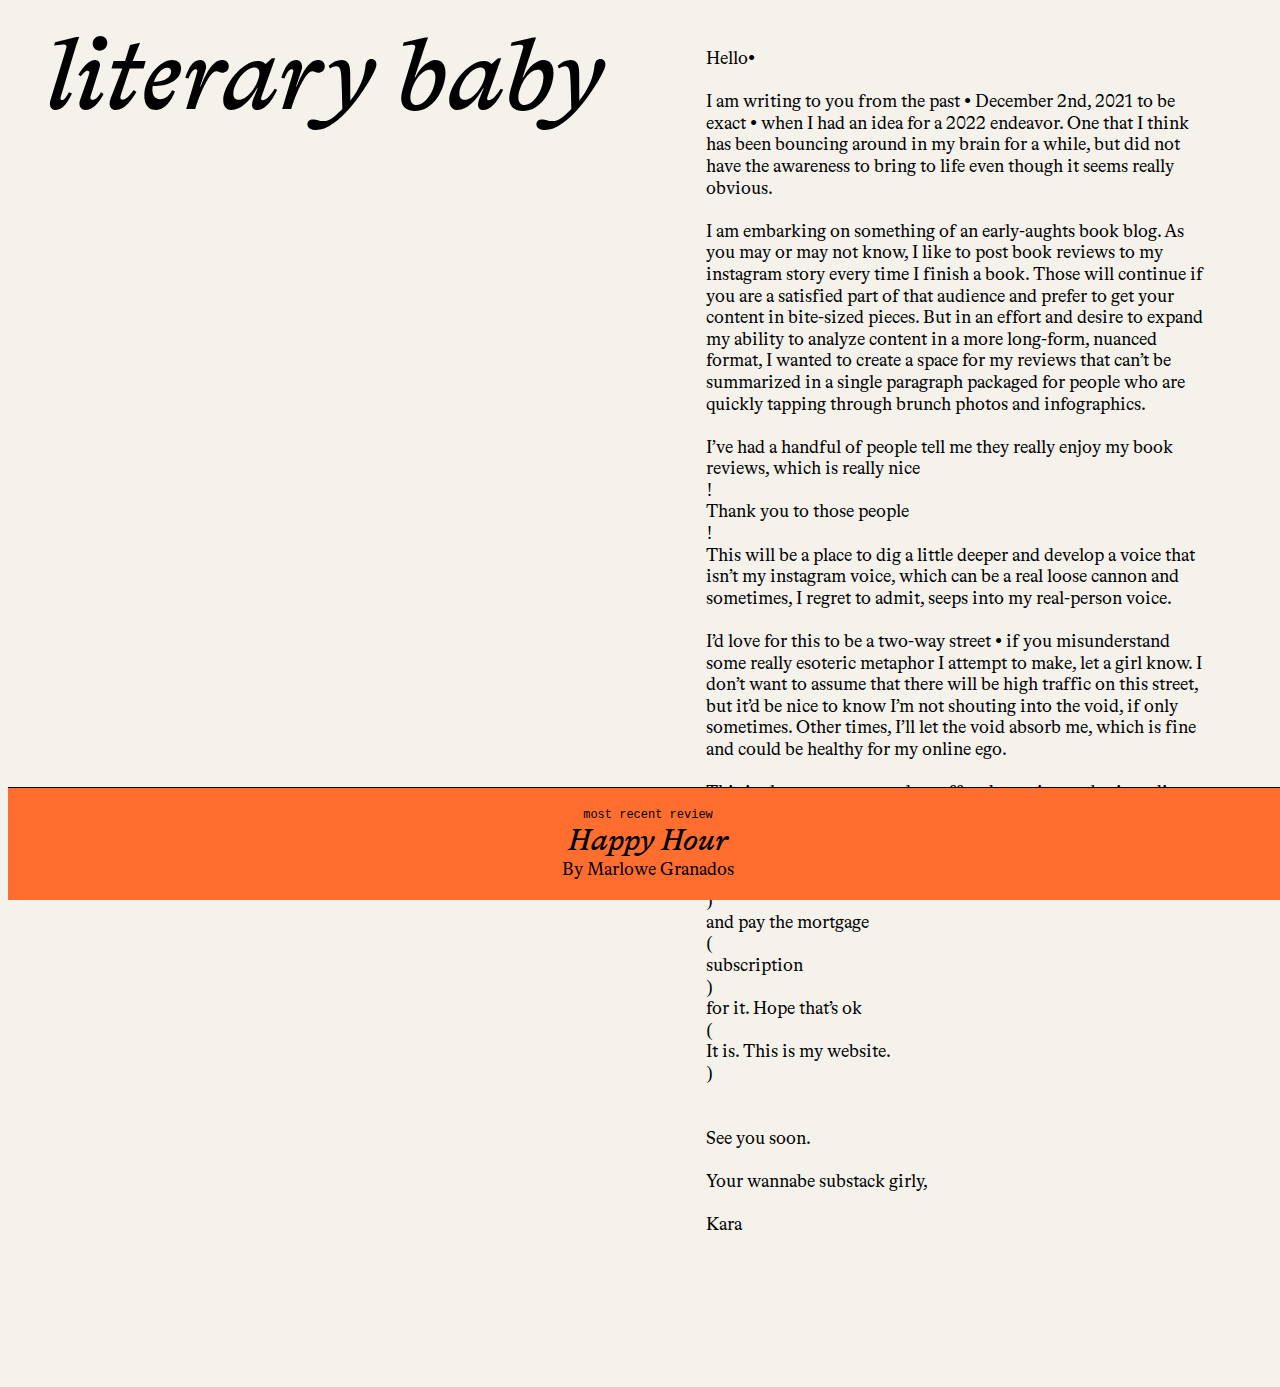
<file: index.html>
<html>
  <head>
     <title>Kara Wilson: Designer</title>
     <meta property="og:title" content="Kara Wilson: Designer">
     <meta property="og:type" content="website">
     <meta property="og:url" content="https://karawilson.fun/">
     <meta property="og:description" content="Kara Wilson is a product designer based in Brooklyn, New York. This site was built using HTML, CSS, and jQuery.">
     <meta property="og:site_name" content="Kara">
     <meta property="og:image" content="docs/Screen Shot 2021-05-25 at 6.22.27 PM.png">
     <meta name="viewport" content="width=device-width, initial-scale=1.0">
     </head>
     <link rel="stylesheet" href="index.css">
     <link href="line.cs">
     <script src="/script.js"></script>
     <body>
       <div class="literarybaby">
         literary baby
         <div class="divider"><br><br></div>
       </div>
      <div class="introduction">
        Hello!
        <br><br>
        I am writing to you from the past &#8212; December 2nd, 2021 to be exact &#8212; when I had an idea for a 2022 endeavor. One that I think has been bouncing around in my brain for a while, but did not have the awareness to bring to life even though it seems really obvious.
        <br><br>
        I am embarking on something of an early-aughts book blog. As you may or may not know, I like to post book reviews to my instagram story every time I finish a book. Those will continue if you are a satisfied part of that audience and prefer to get your content in bite-sized pieces. But in an effort and desire to expand my ability to analyze content in a more long-form, nuanced format, I wanted to create a space for my reviews that can’t be summarized in a single paragraph packaged for people who are quickly tapping through brunch photos and infographics.
        <br><br>
        I’ve had a handful of people tell me they really enjoy my book reviews, which is really nice<div class="baskerville">!</div> Thank you to those people<div class="baskerville">!</div> This will be a place to dig a little deeper and develop a voice that isn’t my instagram voice, which can be a real loose cannon and sometimes, I regret to admit, seeps into my real-person voice.
        <br><br>
        I’d love for this to be a two-way street &#8212; if you misunderstand some really esoteric metaphor I attempt to make, let a girl know. I don’t want to assume that there will be high traffic on this street, but it’d be nice to know I’m not shouting into the void, if only sometimes. Other times, I’ll let the void absorb me, which is fine and could be healthy for my online ego.
        <br><br>
        This is also an attempt to dust off and practice my basic coding skills, so I might redecorate between your visits since I own this house <div class="baskerville">(</div>domain <div class="baskerville">)</div> and pay the mortgage <div class="baskerville">(</div>subscription<div class="baskerville">)</div> for it. Hope that’s ok <div class="baskerville">(</div>It is. This is my website.<div class="baskerville">)</div>
        <br><br>
        See you soon.
        <br><br>
        Your wannabe substack girly,
        <br><br>
        Kara
        <br><br><br><br><br><br><br><br>
      </div>
      <a href="happyhour.html"><div class="bottombar"><span>
      <div class="mostrecentread">
        most recent review
      </div>
      <div class="book">
        Happy Hour
      </div>
      <div class="byline">
        By Marlowe Granados
      </div></span>
    </div></a>

  </body>
</html>
</file>
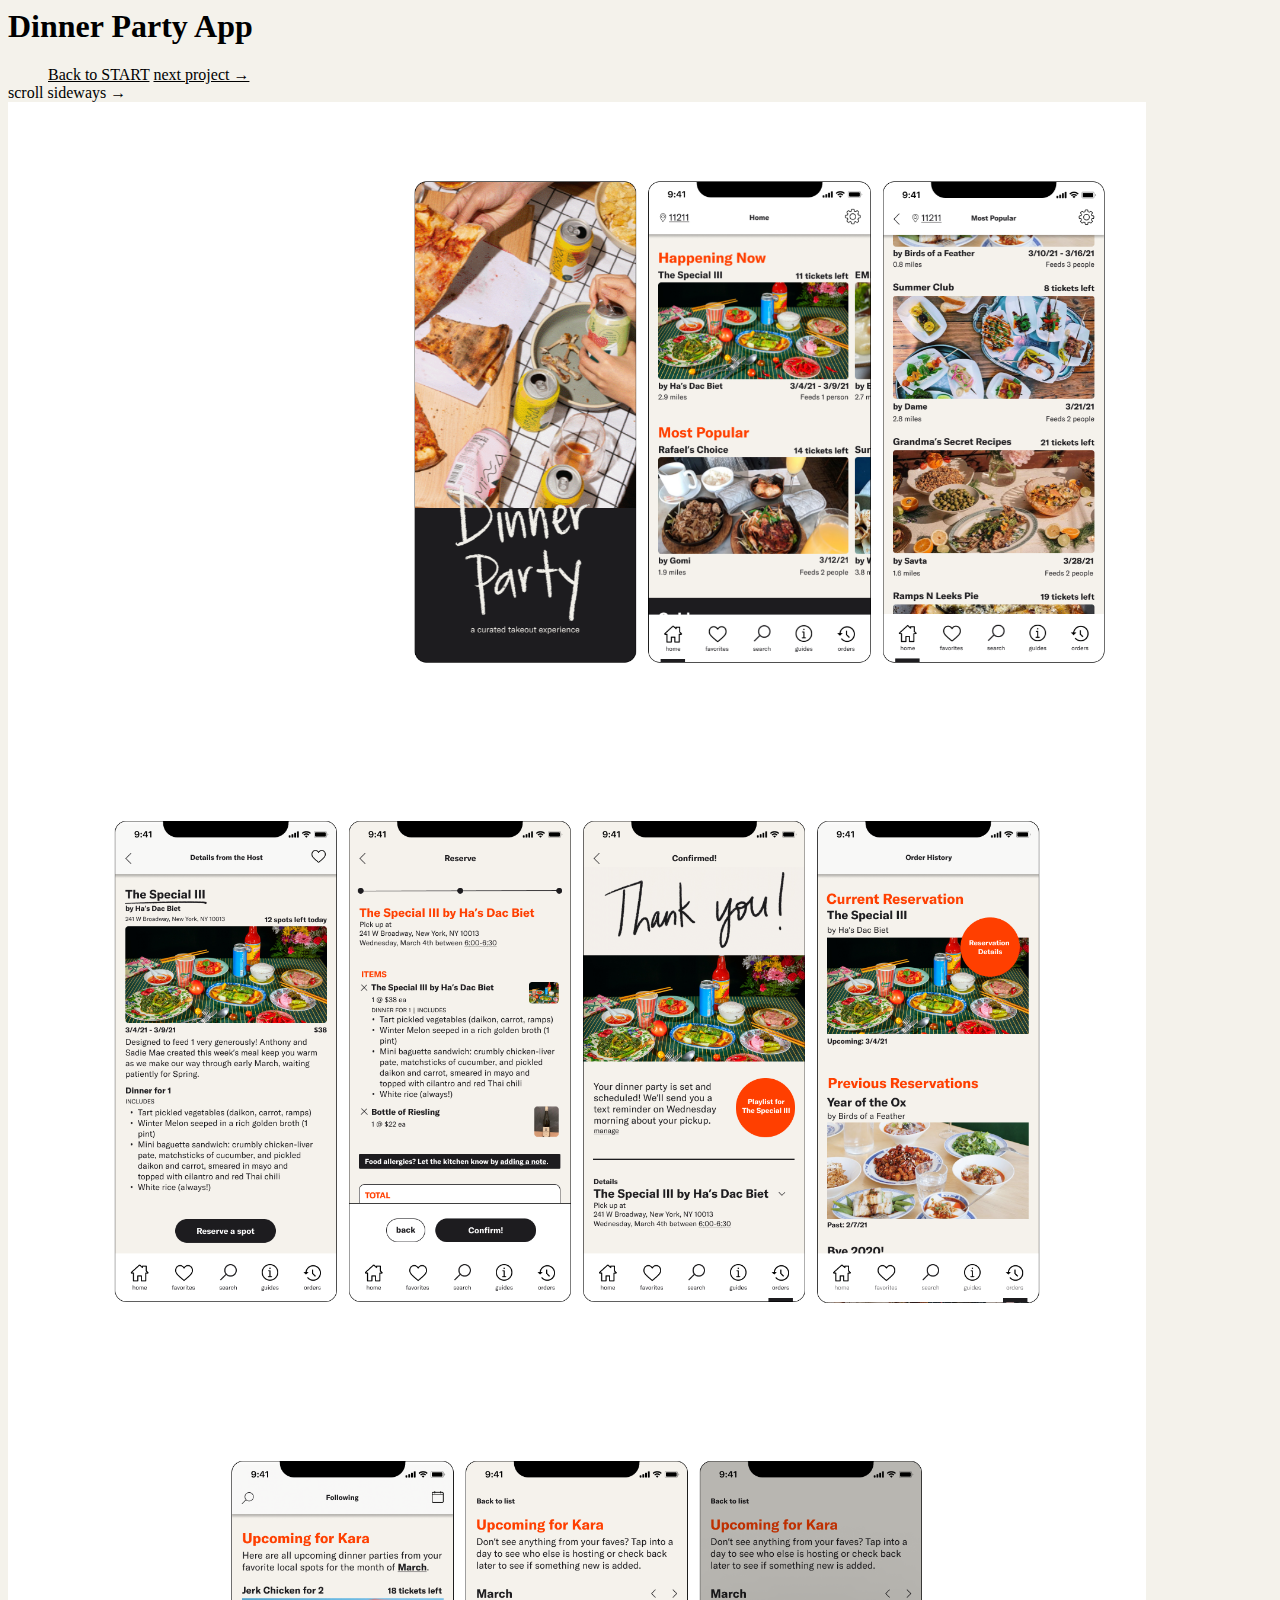
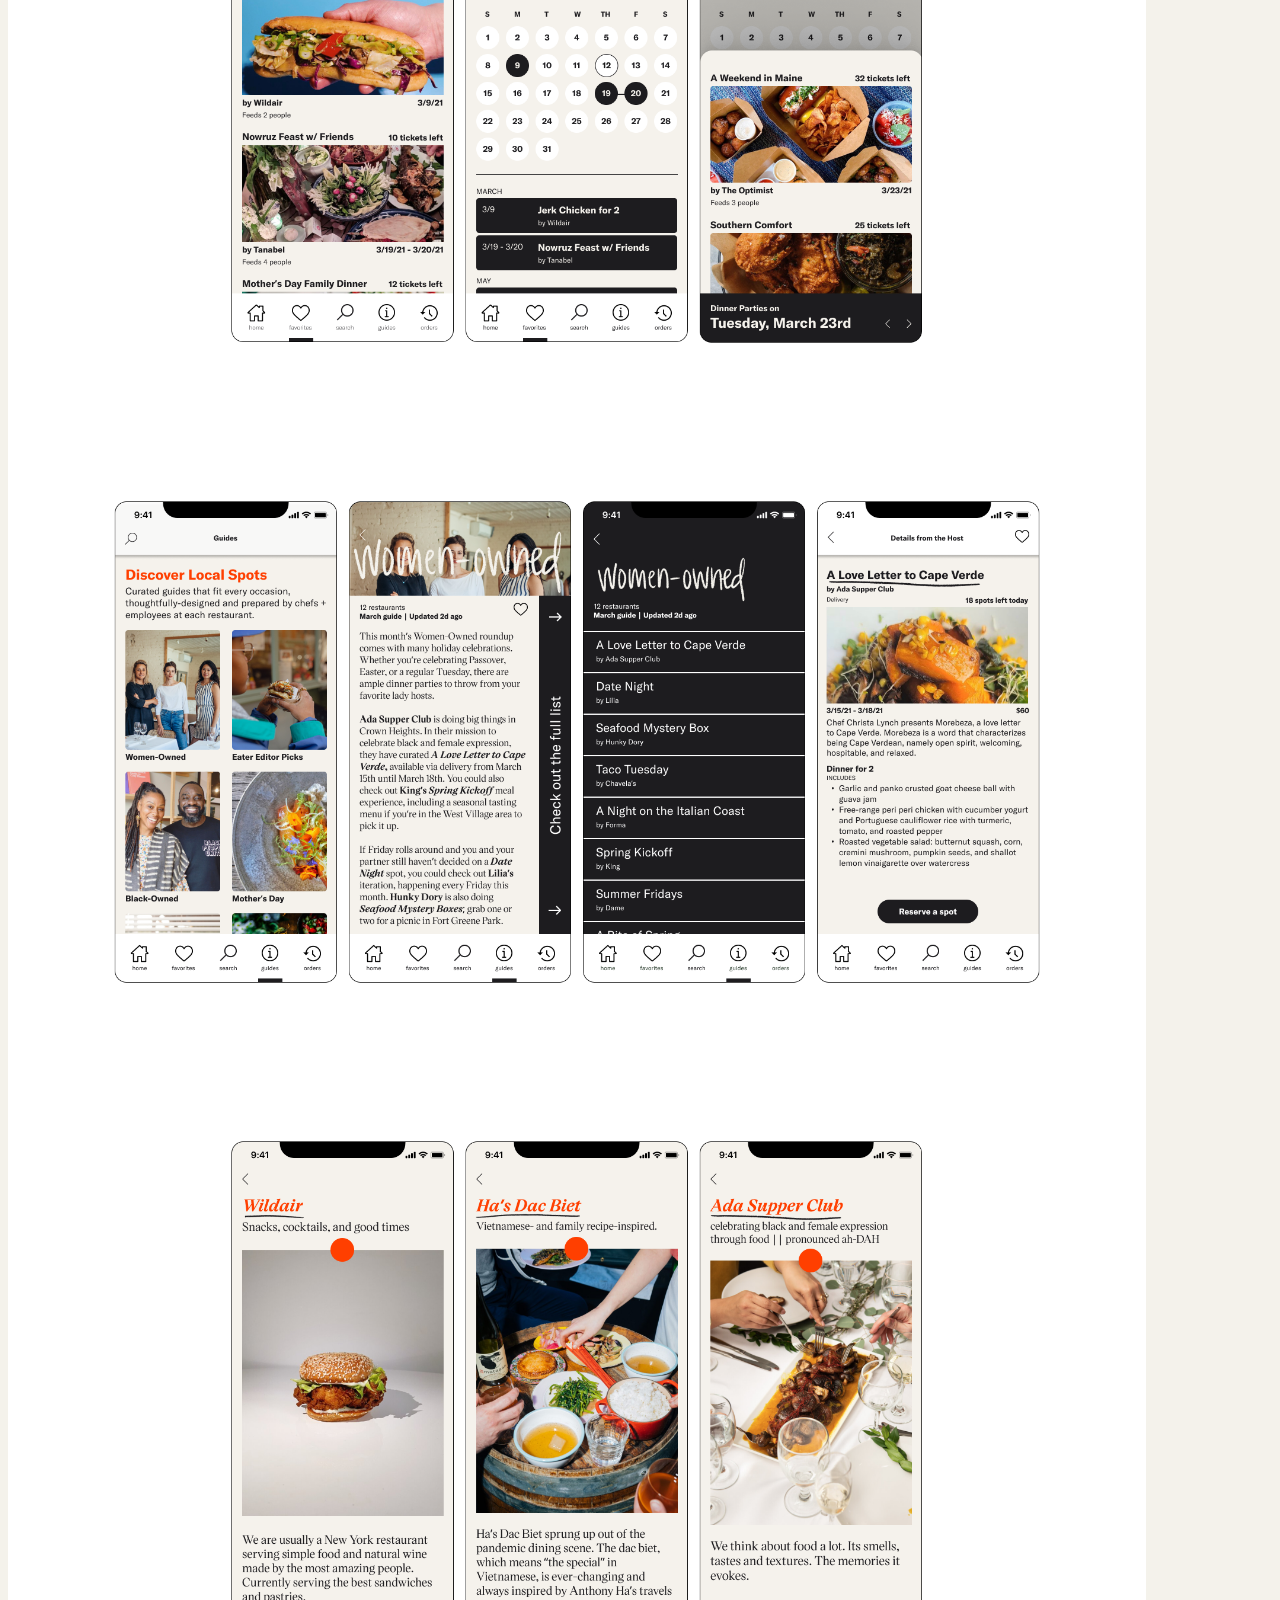
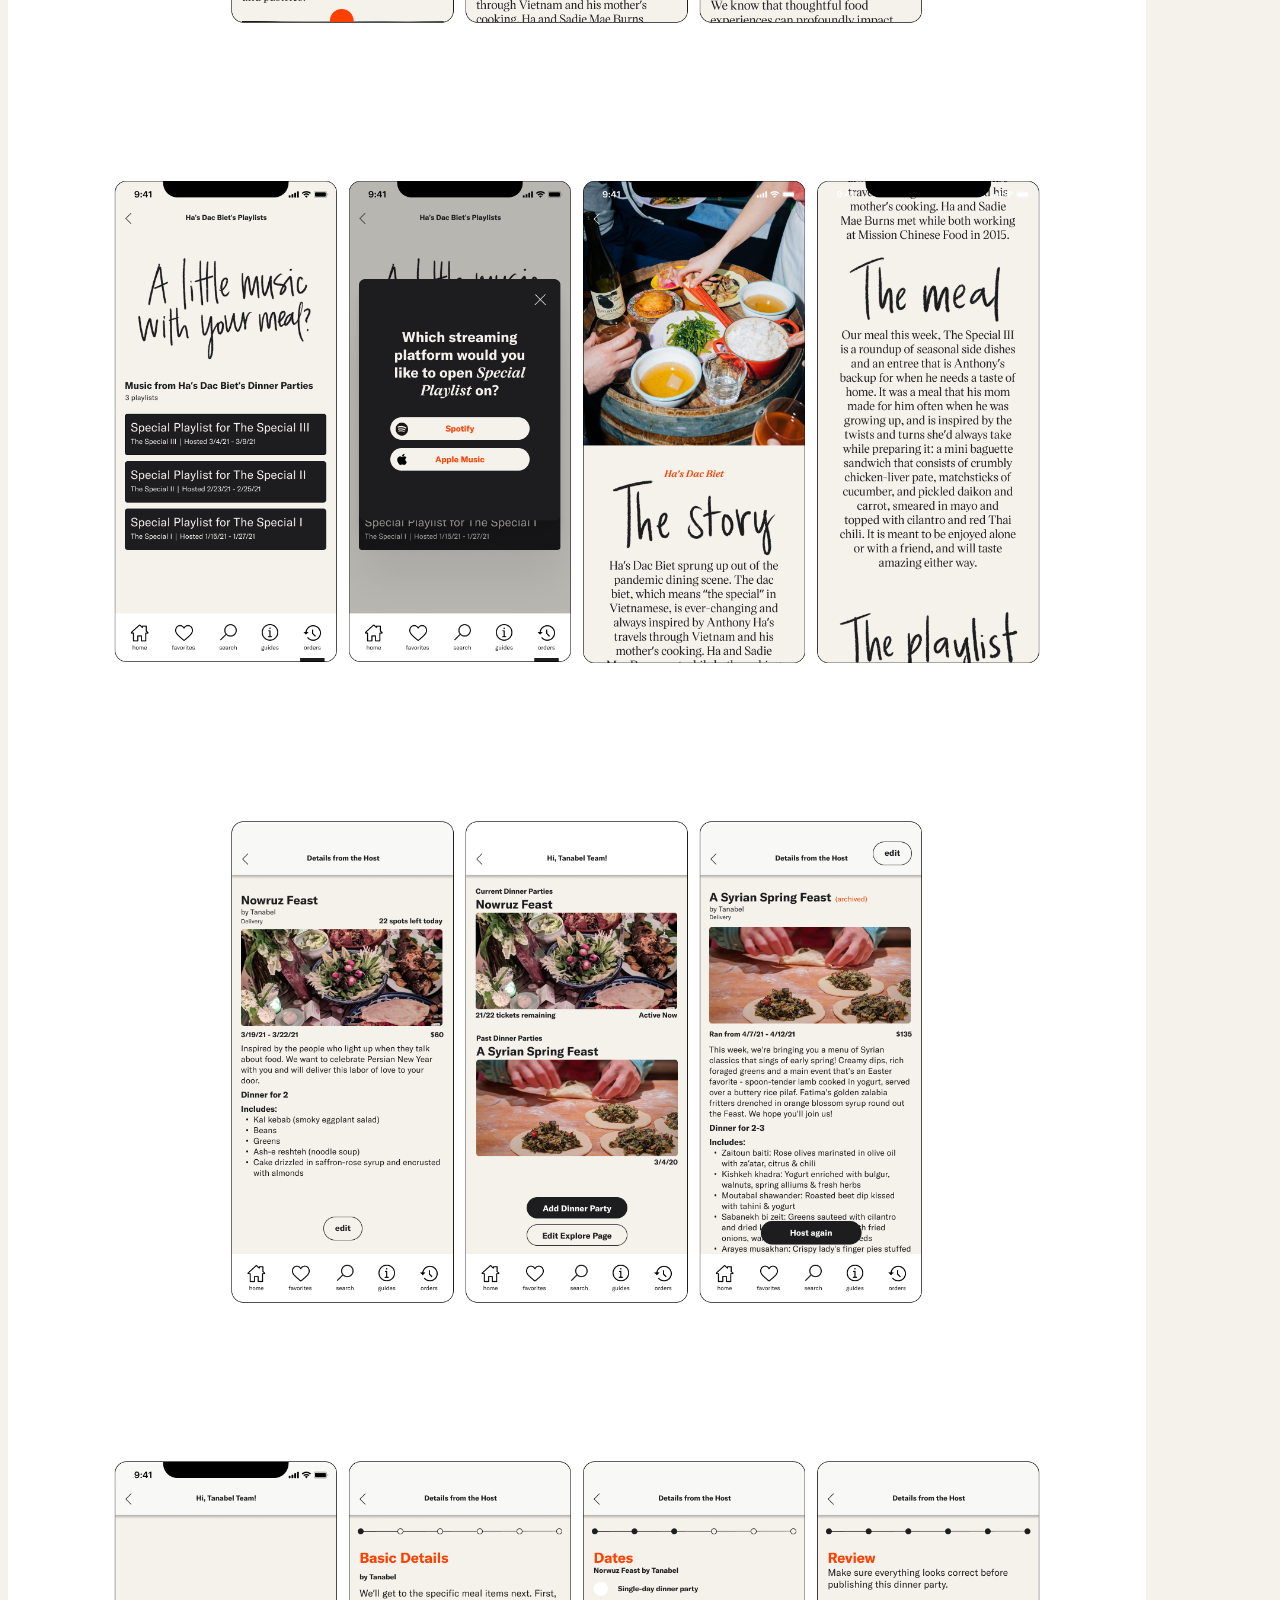
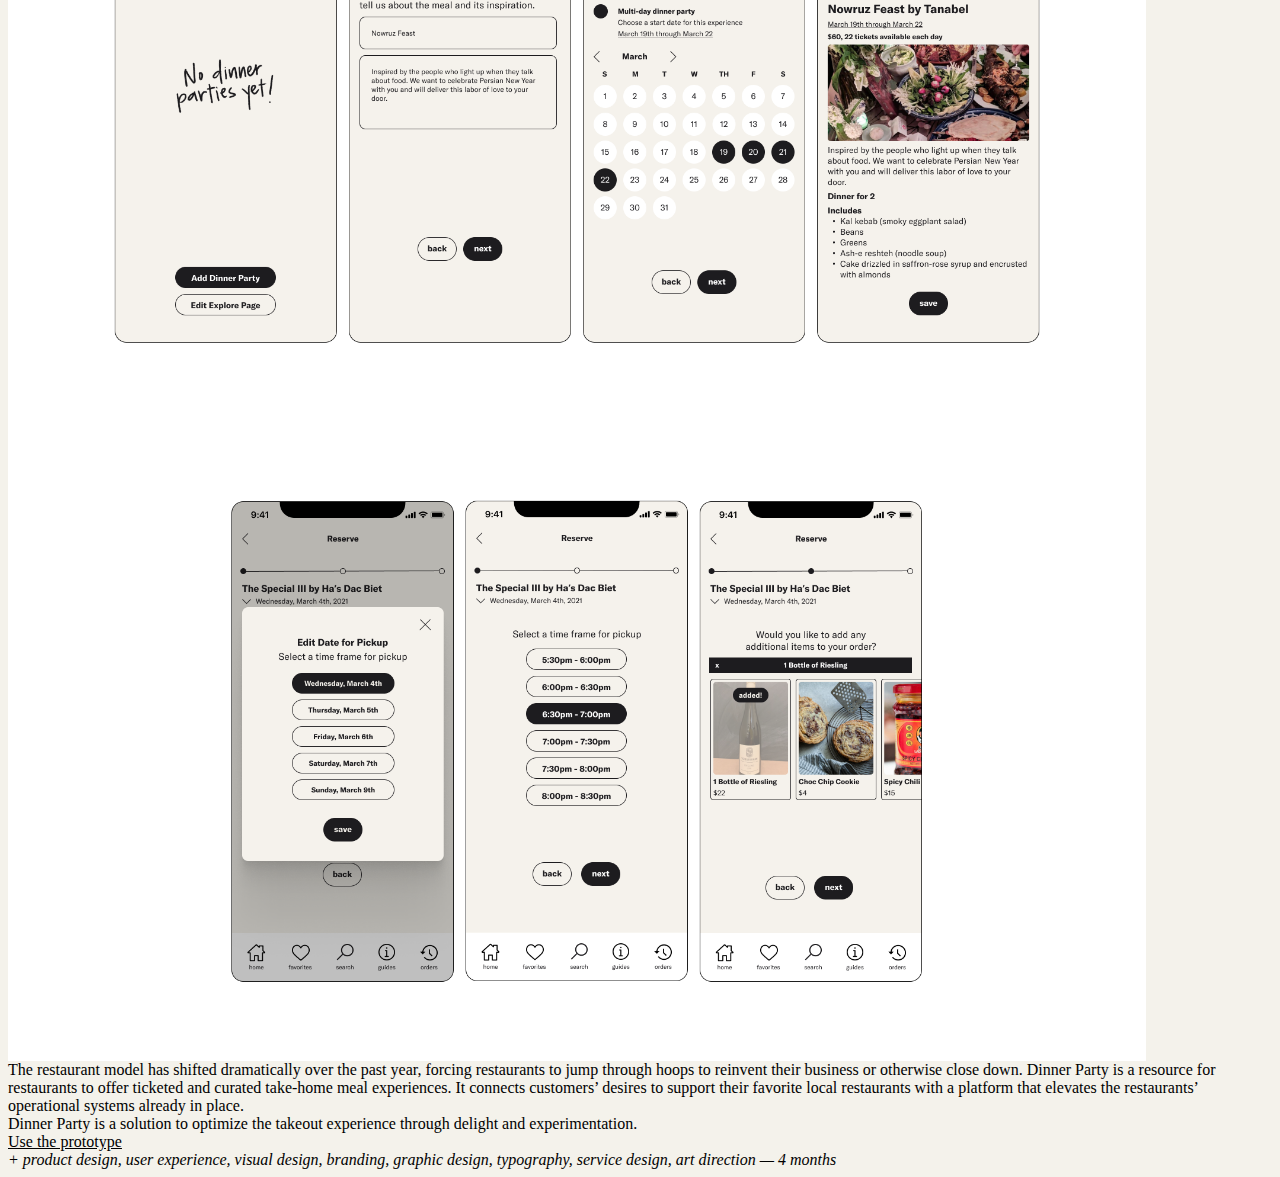
<file: dinnerparty.html>
<html>
  <head>
     <title>Kara Wilson: Designer</title>
     <meta name="description" content="Kara Wilson is a UX/UI designer based in Brooklyn, New York. Her site is a dedicated space for practicing writing code. You can find her design work at karawilsondesign.com">
     <meta property="og:title" content="Kara Wilson: Designer">
     <meta property="og:type" content="website">
     <meta property="og:url" content="https://karawilson.fun/">
     <meta property="og:description" content="Kara Wilson is a product designer based in Brooklyn, New York. This site is her dedicated space for practicing writing code. You can find her design work at karawilsondesign.com">
     <meta property="og:site_name" content="Kara">
     <meta property="og:image" content="docs/Dinner Party Hero.png">
     <meta name="viewport" content="width=device-width, initial-scale=1.0">
     </head>
     <link rel="stylesheet" href="index.css">
     <body>
<h1>Dinner Party App</h1>

<div class="nav">
  <a href="index.html">Back to START</a>
  <a href="newyorktimes.html">next project &#8594;</a>
</div>

<div class="scrollsideways">scroll sideways &#8594;</div>

<div id="container">
  <div class="slide"><img src="docs/main home.png" style= "width:90%"></div>
  <div class="slide"><img src="docs/Reserve Flow.png" style= "width:90%"></div>
  <div class="slide"><img src="docs/Favorites.png" style= "width:90%"></div>
  <div class="slide"><img src="docs/Guides.png" style= "width:90%"></div>
  <div class="slide"><img src="docs/Restaurant Info.png" style= "width:90%"></div>
  <div class="slide"><img src="docs/Experience Screens.png" style= "width:90%"></div>
  <div class="slide"><img src="docs/Archived Parties.png" style= "width:90%"></div>
  <div class="slide"><img src="docs/Add Dinner Party.png" style= "width:90%"></div>
  <div class="slide"><img src="docs/reserve details.png" style= "width:90%"></div>
</div>

<div id="description">
<div class="projectdescription">The restaurant model has shifted dramatically over the past year, forcing restaurants to jump through hoops to reinvent their business or otherwise close down. Dinner Party is a resource for restaurants to offer ticketed and curated take-home meal experiences. It connects customers’ desires to support their favorite local restaurants with a platform that elevates the restaurants’ operational systems already in place. </div>
  <div class="projectdescription">
Dinner Party is a solution to optimize the takeout experience through delight and experimentation. </div>
<div class="projectdescription"><a href="https://www.figma.com/proto/PtC6tVfBl78uBPtWH48yJM/Dinner-Party?node-id=1437%3A0&page-id=1018%3A1912&scaling=scale-down&viewport=483%2C406%2C0.03950507566332817"><u>Use the prototype</u></a></div>
<div class="projectdescription"><i>+ product design, user experience, visual design, branding, graphic design, typography, service design, art direction — 4 months </i></div>
</div>


</body>
</html>
</file>
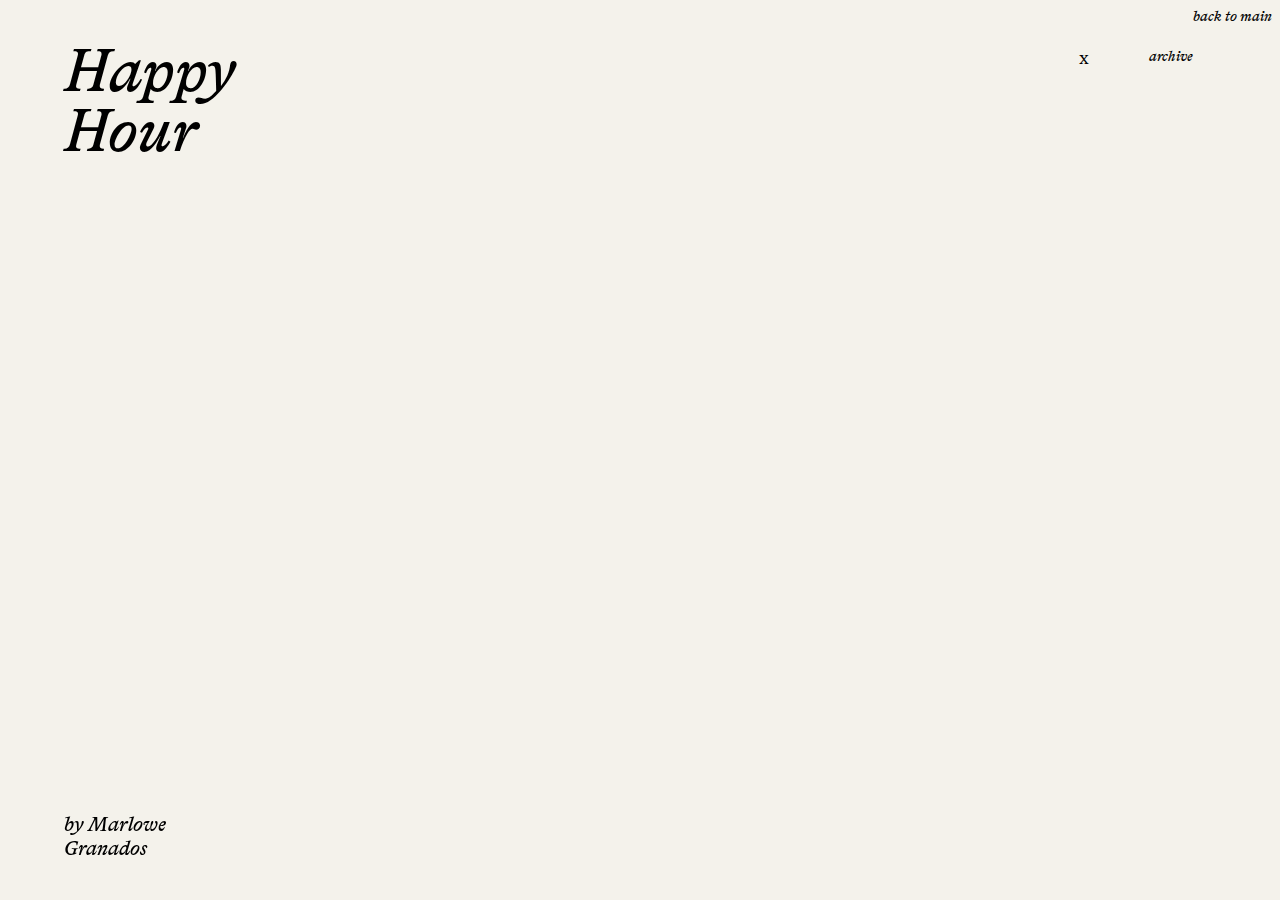
<file: happyhour.html>
<html>
  <head>
     <title>Happy Hour by Marlowe Granados</title>
     <meta property="og:title" content="Kara Wilson: Designer">
     <meta property="og:type" content="website">
     <meta property="og:url" content="https://karawilson.fun/">
     <meta property="og:description" content="Happy Hour by Marlowe Granados: Review"">
     <meta property="og:site_name" content="Kara">
     <meta property="og:image" content="">
     <meta name="viewport" content="width=device-width, initial-scale=1.0">
     </head>
     <link rel="stylesheet" href="index.css">
     <link href="line.cs">
     <body>
       <div class="nav">
         <a href="index.html">
           <div class="backtomain">
             back to main
           </div>
         </a>
         <a href="archive.html">
           <div class="archivebutton">
             archive
           </div>
         </a>
        </div>

       <div class="pagetitle">Happy Hour</div>
       <div class="author">by Marlowe Granados</div>
       <div class="review">x 
</div>
     </body>
</html>
</file>
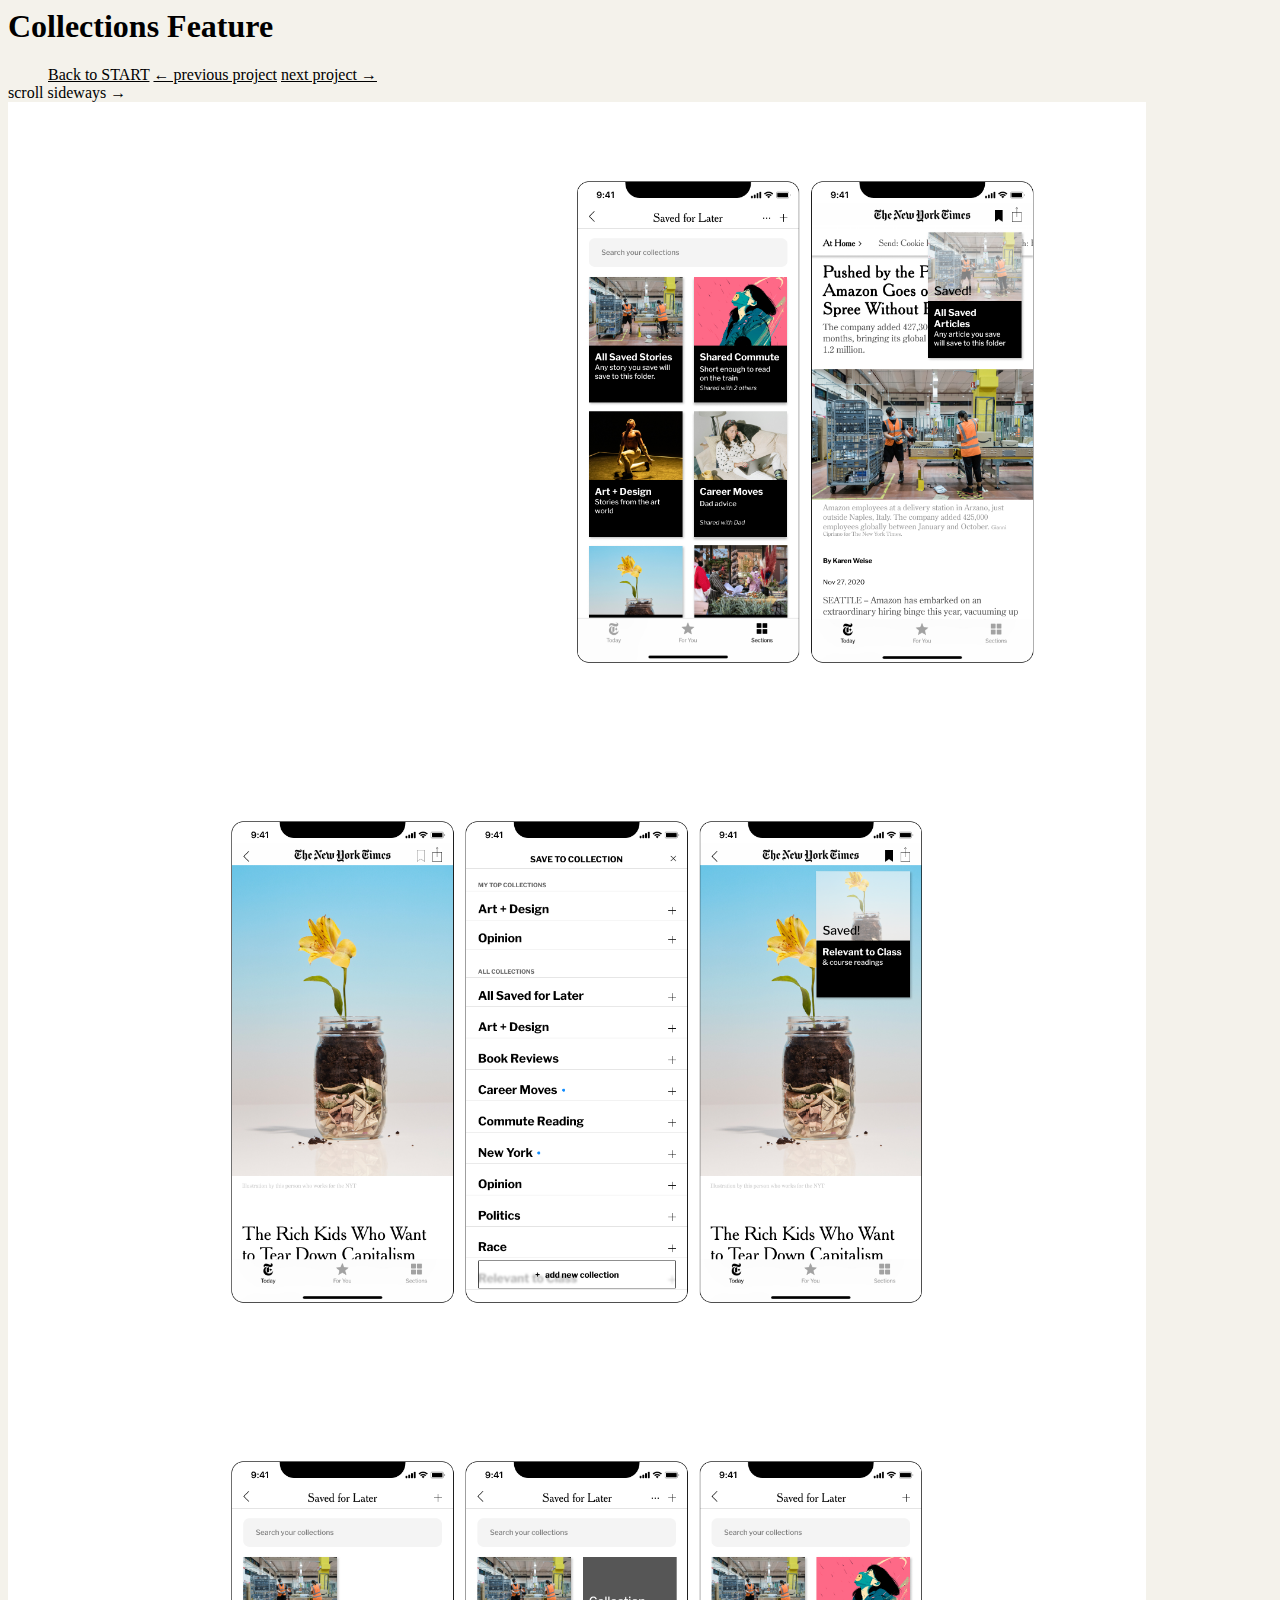
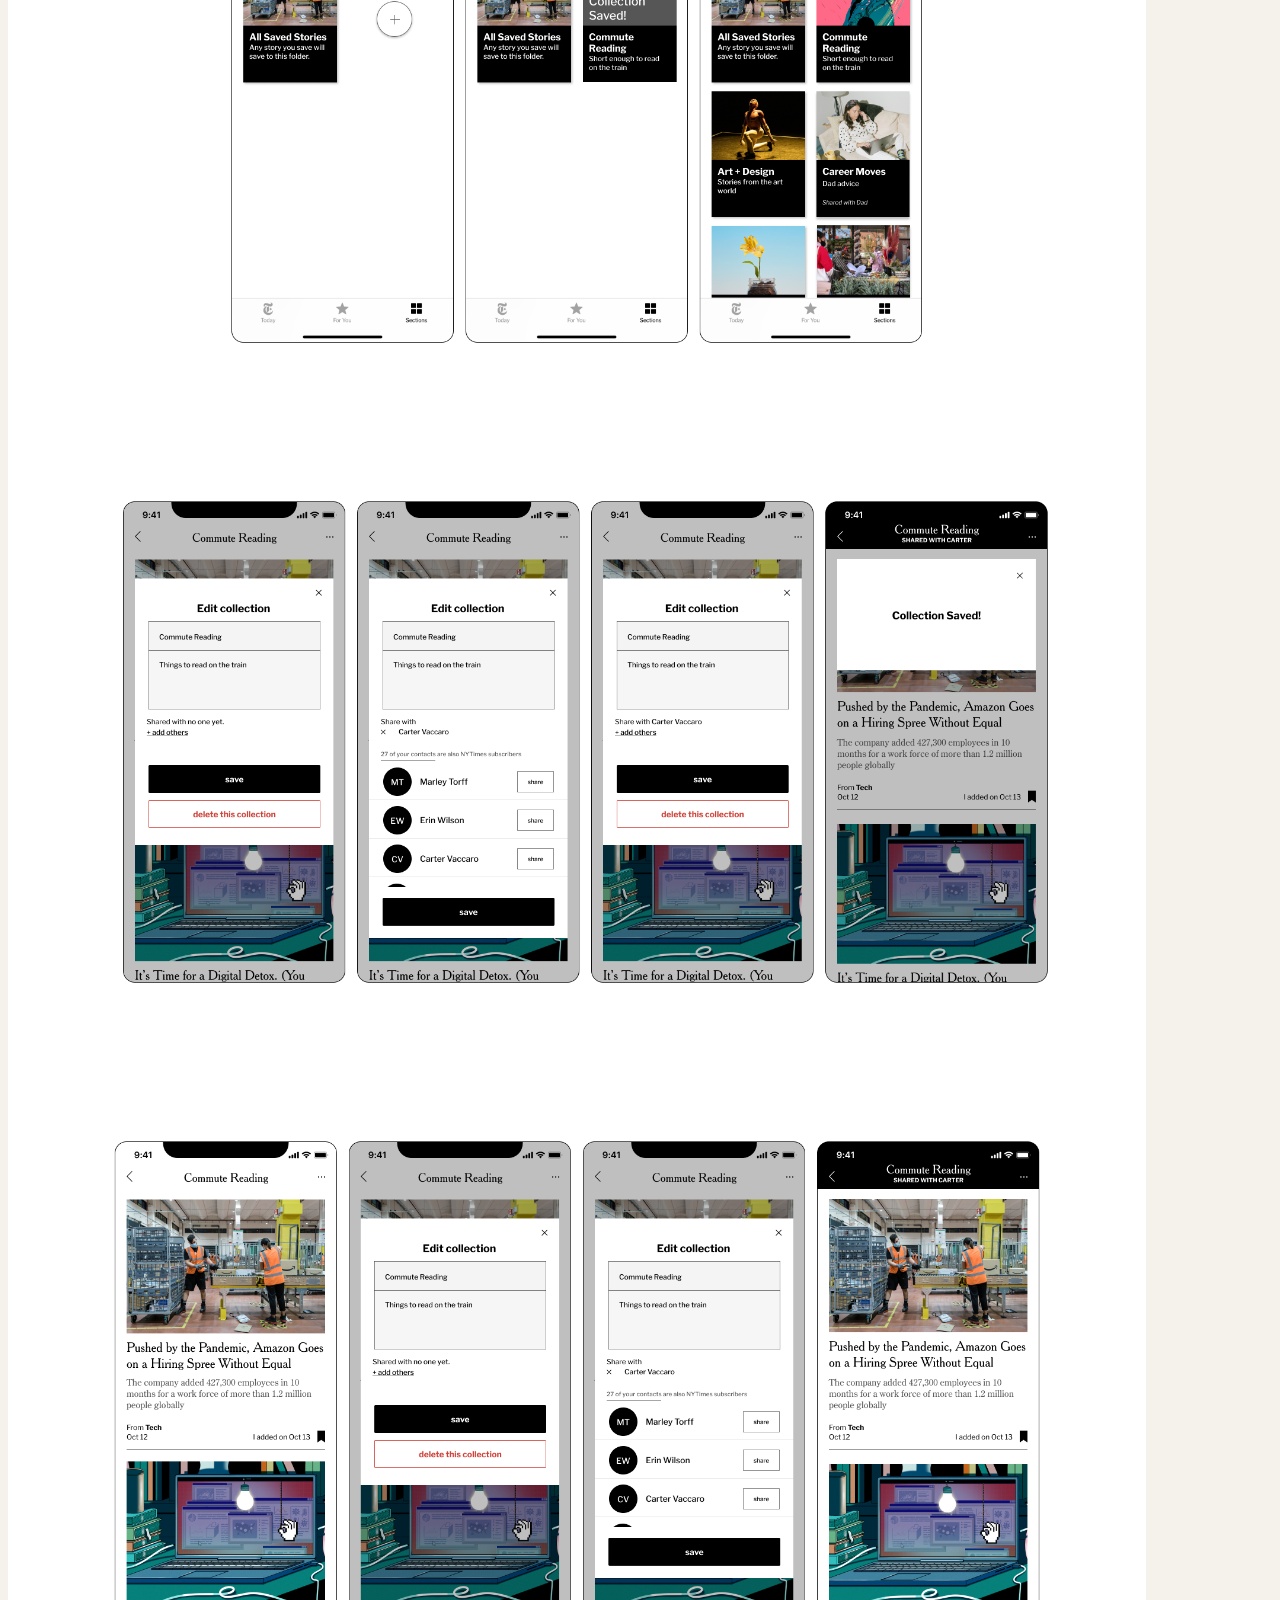
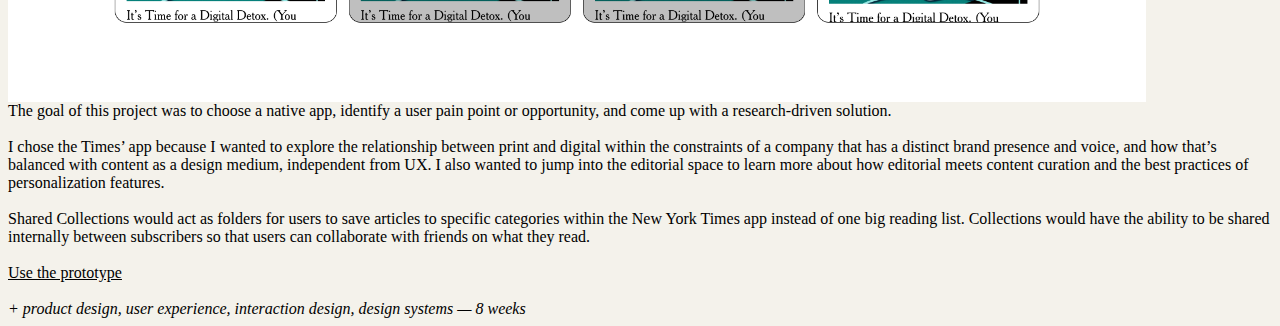
<file: newyorktimes.html>
<html>
  <head>
     <title>Kara Wilson: Designer</title>
     <meta name="description" content="Kara Wilson is a UX/UI designer based in Brooklyn, New York. Her site is a dedicated space for practicing writing code. You can find her design work at karawilsondesign.com">
     <meta property="og:title" content="Kara Wilson: Designer">
     <meta property="og:type" content="website">
     <meta property="og:url" content="https://karawilson.fun/">
     <meta property="og:description" content="Kara Wilson is a product designer based in Brooklyn, New York. This site is her dedicated space for practicing writing code. You can find her design work at karawilsondesign.com">
     <meta property="og:site_name" content="Kara">
     <meta property="og:image" content="docs/Dinner Party Hero.png">
     <meta name="viewport" content="width=device-width, initial-scale=1.0">
     </head>
     <link rel="stylesheet" href="index.css">
     <body>
<h1>Collections Feature</h1>

<div class="nav">
  <a href="index.html">Back to START</a>
  <a href="dinnerparty.html">&#8592; previous project</a>
  <a href="utopiamusicfest.html">next project &#8594;</a>
</div>

<div class="scrollsideways">scroll sideways &#8594;</div>

<div id="container">
  <div class="slide"><img src="docs/main.png" style= "width:90%"></div>
  <div class="slide"><img src="docs/save article.png" style= "width:90%"></div>
  <div class="slide"><img src="docs/add collection 2.png" style= "width:90%"></div>
  <div class="slide"><img src="docs/add someone.png" style= "width:90%"></div>
  <div class="slide"><img src="docs/edit collection.png" style= "width:90%"></div>
</div>

<div id="description">
<div class="projectdescription">The goal of this project was to choose a native app, identify a user pain point or opportunity, and come up with a research-driven solution. </div><br>
  <div class="projectdescription">
I chose the Times’ app because I wanted to explore the relationship between print and digital within the constraints of a company that has a distinct brand presence and voice, and how that’s balanced with content as a design medium, independent from UX. I also wanted to jump into the editorial space to learn more about how editorial meets content curation and the best practices of personalization features.</div><br>
<div class="projectdescription">Shared Collections would act as folders for users to save articles to specific categories within the New York Times app instead of one big reading list. Collections would have the ability to be shared internally between subscribers so that users can collaborate with friends on what they read. </div><br>
<div class="projectdescription"><a href="https://www.figma.com/proto/xXT6g8KmlmkXCsgHccltMw/NYT?node-id=403%3A809&scaling=scale-down&viewport=454%2C274%2C0.05939336121082306"><u>Use the prototype</u></a></div><br>
<div class="projectdescription"><i>+ product design, user experience, interaction design, design systems — 8 weeks</i></div>
</div>

</body>
</html>
</file>
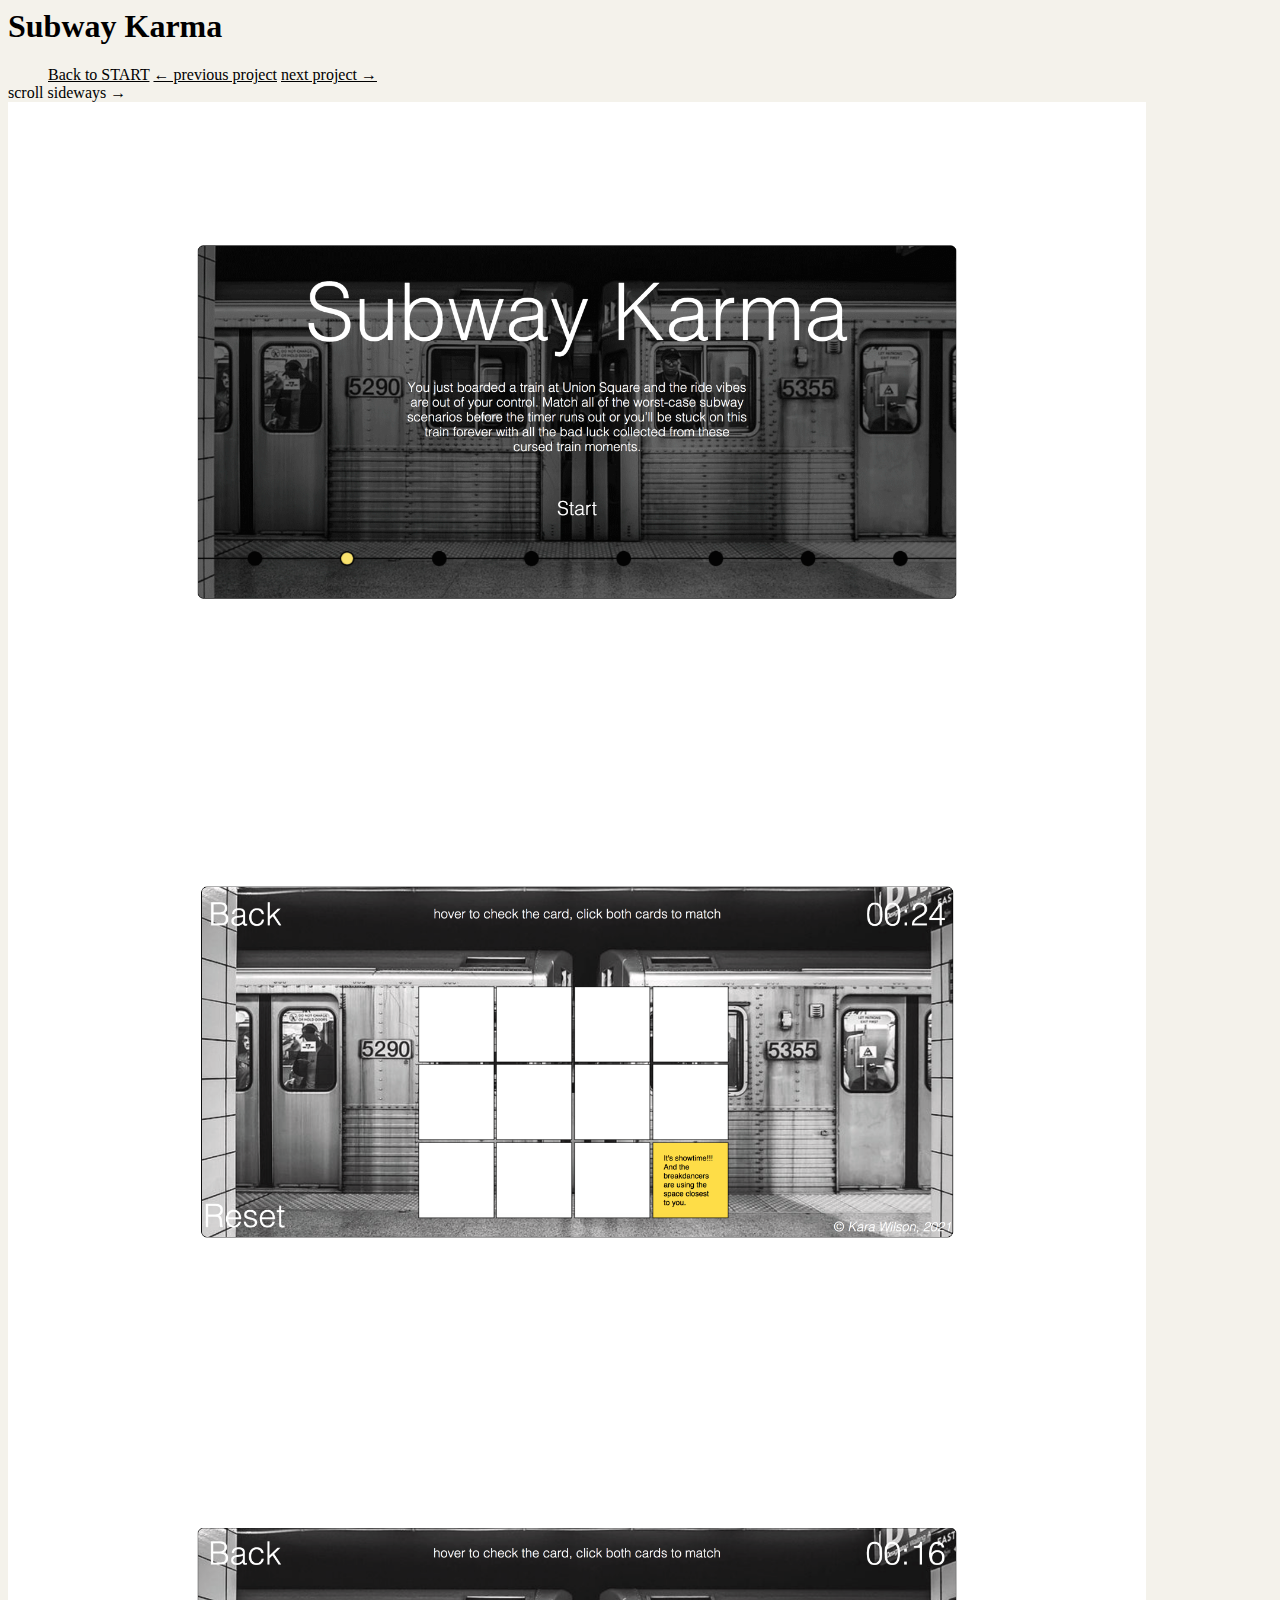
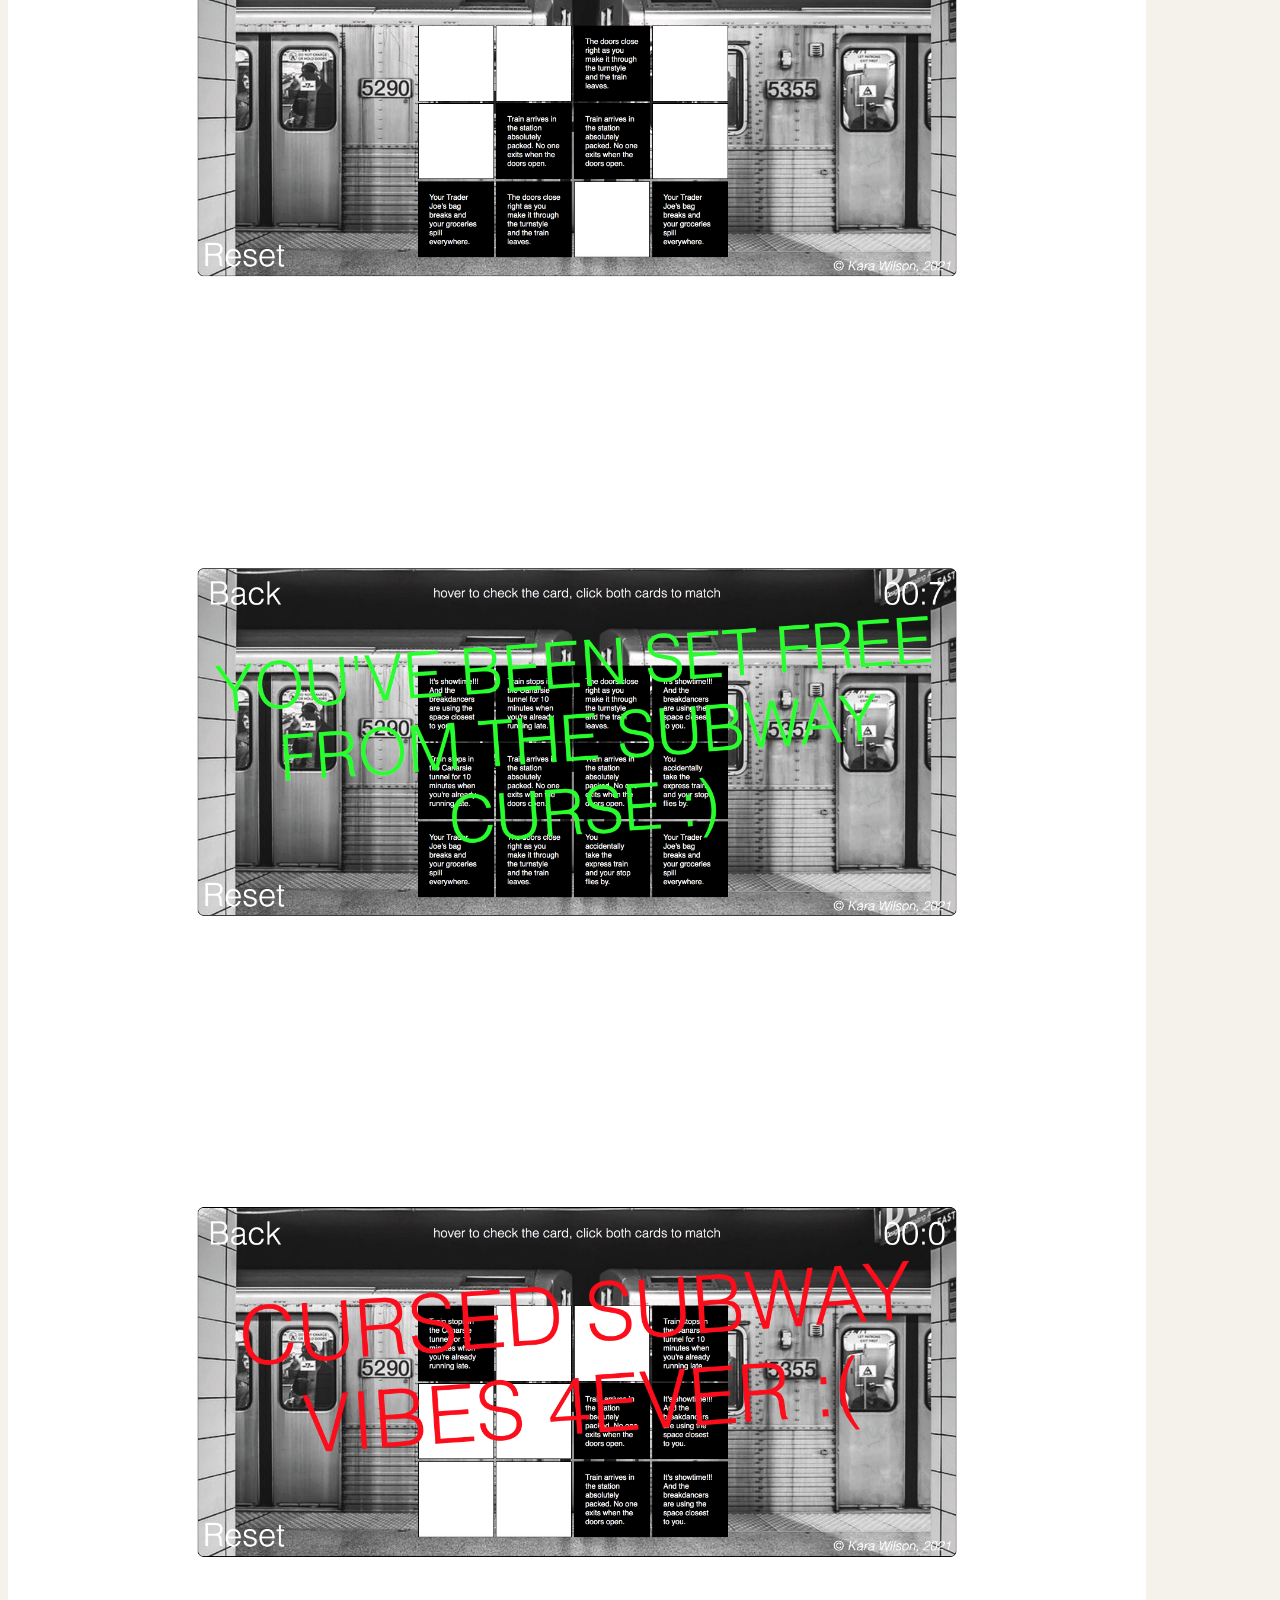
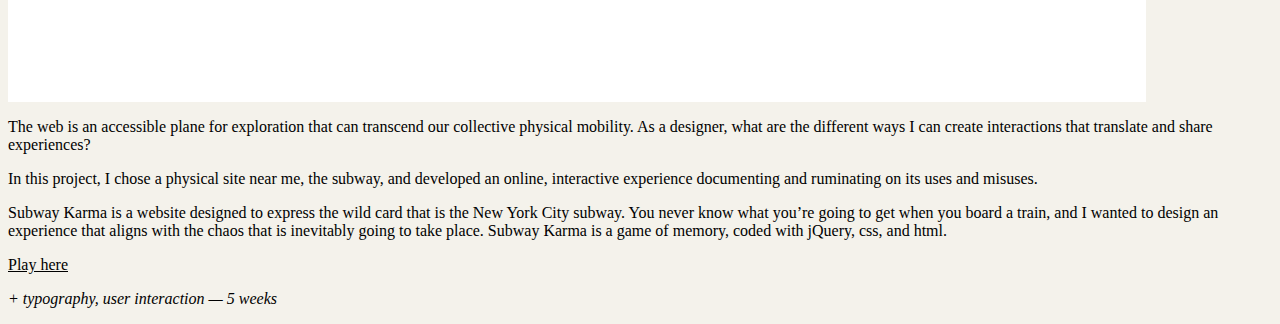
<file: subwaykarma.html>
<html>
  <head>
     <title>Kara Wilson: Designer</title>
     <meta name="description" content="Kara Wilson is a UX/UI designer based in Brooklyn, New York. Her site is a dedicated space for practicing writing code. You can find her design work at karawilsondesign.com">
     <meta property="og:title" content="Kara Wilson: Designer">
     <meta property="og:type" content="website">
     <meta property="og:url" content="https://karawilson.fun/">
     <meta property="og:description" content="Kara Wilson is a product designer based in Brooklyn, New York. This site is her dedicated space for practicing writing code. You can find her design work at karawilsondesign.com">
     <meta property="og:site_name" content="Kara">
     <meta property="og:image" content="docs/Dinner Party Hero.png">
     <meta name="viewport" content="width=device-width, initial-scale=1.0">
     </head>
     <link rel="stylesheet" href="index.css">
     <body>
<h1>Subway Karma</h1>

<div class="nav">
  <a href="index.html">Back to START</a>
  <a href="utopiamusicfest.html">&#8592; previous project</a>
  <a href="dinnerparty.html">next project &#8594;</a>
</div>

<div class="scrollsideways">scroll sideways &#8594;</div>

<div id="container">
  <div class="slide"><img src="docs/subway karma main.png" style= "width:90%"></div>
  <div class="slide"><img src="docs/subway karma game.png" style= "width:90%"></div>
  <div class="slide"><img src="docs/subway karma matches.png" style= "width:90%"></div>
  <div class="slide"><img src="docs/subway karma set free.png" style= "width:90%"></div>
  <div class="slide"><img src="docs/subway karma cursed.png" style= "width:90%"></div>
</div>

<div id="description">
<p>The web is an accessible plane for exploration that can transcend our collective physical mobility. As a designer, what are the different ways I can create interactions that translate and share experiences?
</p>
<p>
In this project, I chose a physical site near me, the subway, and developed an online, interactive experience documenting and ruminating on its uses and misuses.</p>
<p>Subway Karma is a website designed to express the wild card that is the New York City subway. You never know what you’re going to get when you board a train, and I wanted to design an experience that aligns with the chaos that is inevitably going to take place. Subway Karma is a game of memory, coded with jQuery, css, and html. </p>
<p><a href="https://subwaykarma.glitch.me"><u>Play here</u></a></p>
<p><i>+ typography, user interaction — 5 weeks</i></p>
</div>

</body>
</html>
</file>
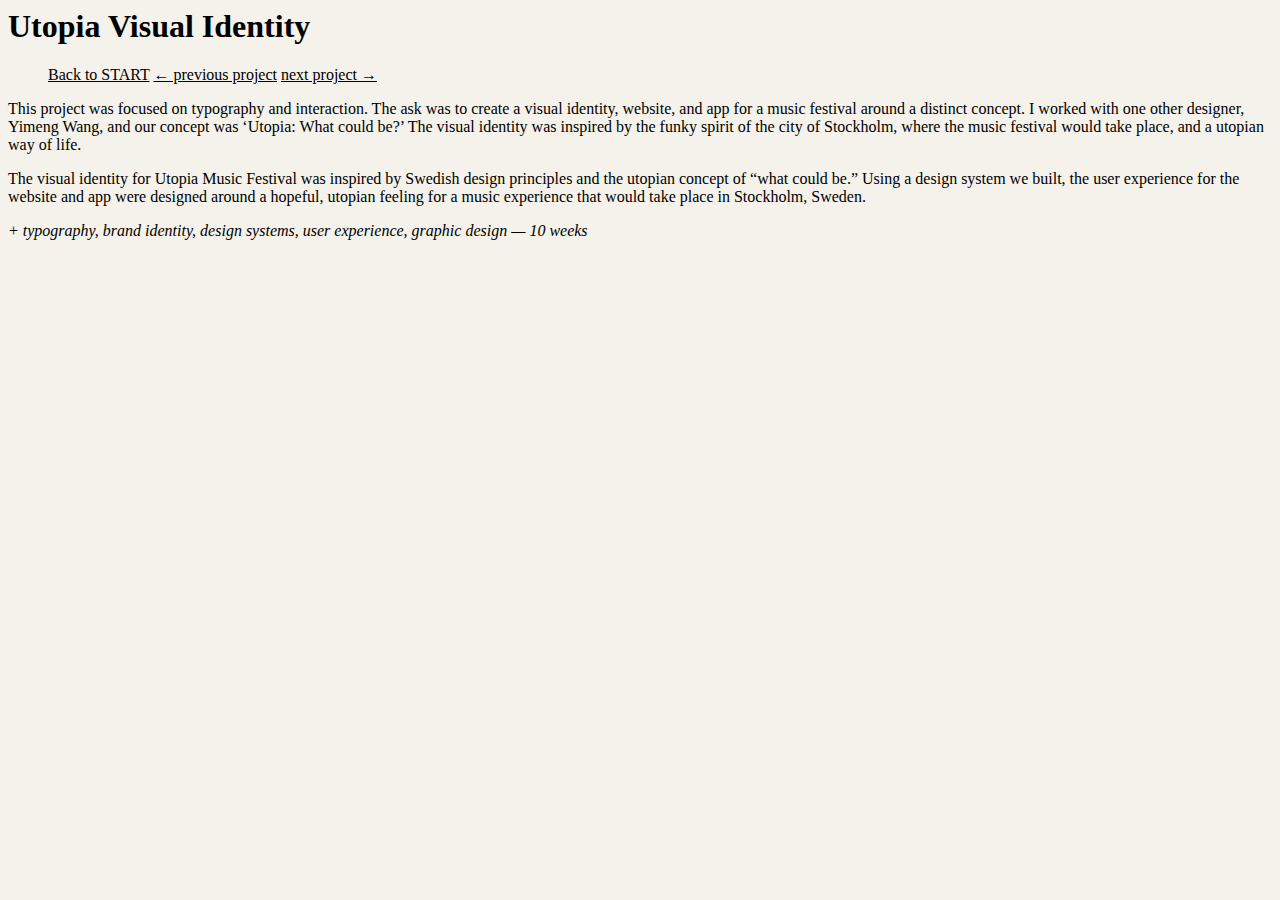
<file: utopiamusicfest.html>
<html>
  <head>
     <title>Kara Wilson: Designer</title>
     <meta name="description" content="Kara Wilson is a UX/UI designer based in Brooklyn, New York. Her site is a dedicated space for practicing writing code. You can find her design work at karawilsondesign.com">
     <meta property="og:title" content="Kara Wilson: Designer">
     <meta property="og:type" content="website">
     <meta property="og:url" content="https://karawilson.fun/">
     <meta property="og:description" content="Kara Wilson is a product designer based in Brooklyn, New York. This site is her dedicated space for practicing writing code. You can find her design work at karawilsondesign.com">
     <meta property="og:site_name" content="Kara">
     <meta property="og:image" content="docs/Dinner Party Hero.png">
     <meta name="viewport" content="width=device-width, initial-scale=1.0">
     </head>
     <link rel="stylesheet" href="index.css">
     <body>
<h1>Utopia Visual Identity</h1>

<div class="nav">
  <a href="index.html">Back to START</a>
  <a href="newyorktimes.html">&#8592; previous project</a>
  <a href="subwaykarma.html">next project &#8594;</a>
</div>

<div id="description">
<p>This project was focused on typography and interaction. The ask was to create a visual identity, website, and app for a music festival around a distinct concept. I worked with one other designer, Yimeng Wang, and our concept was ‘Utopia: What could be?’ The visual identity was inspired by the funky spirit of the city of Stockholm, where the music festival would take place, and a utopian way of life. </p>
  <p>
The visual identity for Utopia Music Festival was inspired by Swedish design principles and the utopian concept of “what could be.” Using a design system we built, the user experience for the website and app were designed around a hopeful, utopian feeling for a music experience that would take place in Stockholm, Sweden. </p>
<p><i>+ typography, brand identity, design systems, user experience, graphic design — 10 weeks</i></p>
</div>

</body>
</html>
</file>
<file: index.css>
@font-face {
  font-family: 'bradfordregular';
  src: url('docs/BradfordTrial-Regular.otf');
  font-style: normal;
}

@font-face {
  font-family: 'bradfordmediumitalic';
  src: url('docs/BradfordTrial-MediumItalic.otf');
  font-style: normal;
}

::selection {
  background-color: black;
  color: white;
}

body {
  background-color: #F4F2EB;
}

.literarybaby {
  font-family: 'bradfordmediumitalic', 'baskerville';
  font-size: 100px;
  color: black;
  padding-left: 40px;
  position: fixed;
  display: flex;
  width: 50vw;
  text-align: left;
  line-height: 132px;
}

.archivebutton {
  font-family: 'bradfordmediumitalic', 'baskerville';
  font-size: 14px;
  color: black;
  margin-top: 40px;
  float: right;
}

a {
  text-style: none;
  color: black;
}

a:hover {
  background-color: #ff6e2f;
}

.backtomain {
  font-family: 'bradfordmediumitalic', 'baskerville';
  font-size: 14px;
  color: black;
  top: 40px;
  float: right;
}

.nav {
  display: inline;
  padding: 40px;
}

.baskerville {
  font-family: baskerville;
  display: inline-block;
}

.introduction {
  font-family: 'bradfordregular', 'baskerville';
  font-size: 18px;
  line-height: 21.6px;
  color: black;
  display: flex;
  flex-direction: column;
  max-width: 40%;
  padding-left: 60px;
  padding-right: 60px;
  padding-top: 40px;
  z-index: 0;
  float: right;
}

.bottombar {
  font-family: 'bradfordregular', 'baskerville';
  background-color: #ff6e2f;
  z-index: 1;
  padding-left: auto;
  padding-right: auto;
  padding-top: 20px;
  padding-bottom: 20px;
  bottom: 0px;
  position: fixed;
  text-align: center;
  border-top: 1px solid #000000;
  width: 100vw;
}


.mostrecentread {
  font-family: 'courier new';
  color: black;
  letter-spacing: 0px;
  text-align: center;
  font-size: 12px;
  font-weight: 500;
}

.book {
  font-family: 'bradfordmediumitalic', 'baskerville';
  color: black;
  font-size: 30px;
  text-align: center;
}

.byline {
  font-family: 'bradfordregular', 'baskerville';
  color: black;
  font-size: 18px;
  text-align: center;
}

.pagetitle {
  font-family: 'bradfordmediumitalic', 'baskerville';
  color: black;
  font-size: 60px;
  line-height: 100%;
  text-align: left;
  position: fixed;
  top: 40px;
  left: 64px;
  width: 10vw;
}

.author {
  font-family: 'bradfordmediumitalic', 'baskerville';
  color: black;
  font-size: 20px;
  text-align: left;
  position: fixed;
  bottom: 40px;
  left: 64px;
  width: 10vw;
}

.archiveheading {
  font-family: 'bradfordmediumitalic', 'baskerville';
  color: black;
  font-size: 18px;
  text-align: left;
  position: fixed;
  bottom: 40px;
  left: 64px;
}

/*archive*/
.yearcontainer {
  max-width: 560px;
  display: inline-flex;
  left: 100px;
  flex-direction: column;
}

.year {
  font-family: 'courier new';
  font-size: 12px;
  color: black;
}

.bookcontainer {
  text-align: left;
}

.booktitle {
  font-family: 'bradfordmediumitalic', 'baskerville';
  font-size: 60px;
  color: black;
}

.authorname {
  font-family: 'bradfordregular', 'baskerville';
  color: black;
  font-size: 28px;
}

/*review page*/
.review {
  font-family: 'bradfordregular', 'baskerville';
  font-size: 18px;
  line-height: 21.6px;
  color: black;
  display: flex;
  flex-direction: column;
  max-width: 40%;
  padding-left: 60px;
  padding-right: 60px;
  padding-top: 40px;
  z-index: 0;
  float: right;
}

@media (max-width: 600px) {
  .literarybaby {
    font-family: 'bradfordmediumitalic', 'baskerville';
    font-size: 50px;
    color: black;
    padding-left: 20px;
    padding-right: 20px;
    position: fixed;
    display: flex;
    width: 100vw;
    text-align: center;
    line-height: 80px;
    filter: invert(1);
    mix-blend-mode: difference;
  }

  .introduction {
    font-family: 'bradfordregular', 'baskerville';
    font-size: 18px;
    line-height: 21.6px;
    color: black;
    display: flex;
    flex-direction: column;
    border-left: none;
    max-width: 90vw;
    text-align: left;
  }

  .bottombar {
    font-family: 'bradfordregular', 'baskerville';
    background-color: #ff6e2f;
    z-index: 1;
    padding-left: auto;
    padding-right: auto;
    padding-top: 20px;
    padding-bottom: 20px;
    bottom: 0px;
    position: fixed;
    text-align: center;
    border-top: 1px solid #000000;
    width: 100vw;
  }

  .pagetitle {
    font-family: 'bradfordmediumitalic', 'baskerville';
    color: black;
    font-size: 60px;
    line-height: 100%;
    text-align: left;
    position: fixed;
    top: 20px;
    left: 20px;
    width: 10vw;
  }

  .author {
    font-family: 'bradfordmediumitalic', 'baskerville';
    color: black;
    font-size: 20px;
    text-align: left;
    position: fixed;
    bottom: 20px;
    left: 20px;
    width: 10vw;
  }

  .review {
      font-family: 'bradfordregular', 'baskerville';
      font-size: 18px;
      line-height: 21.6px;
      color: black;
      display: flex;
      flex-direction: column;
      max-width: 90vw;
      float: right;
      text-align: left;
  }

  .nav {
    position: fixed;
  }
}
</file>
